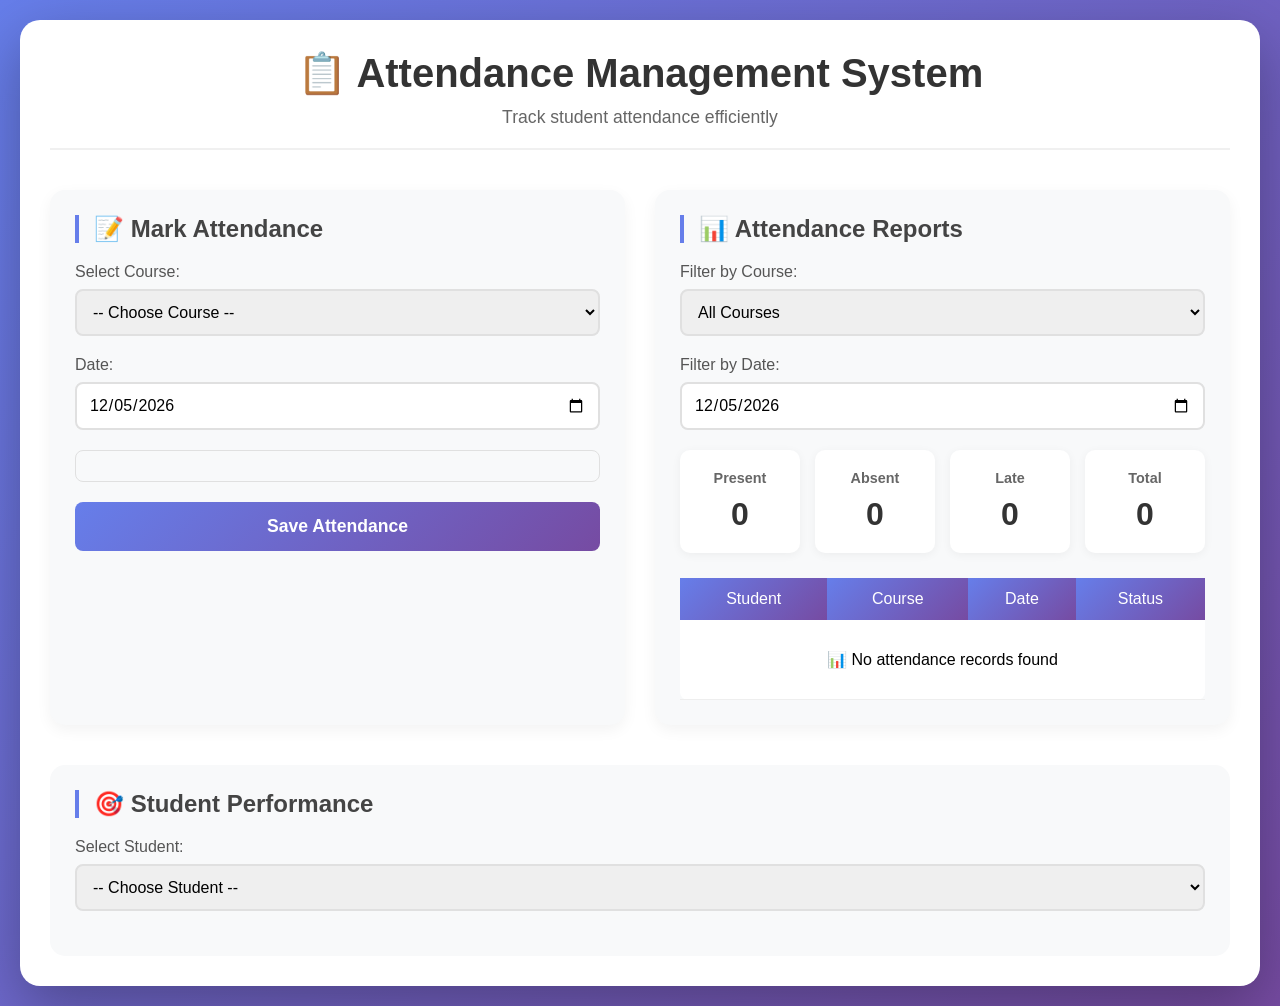
<file: index.html>
<!DOCTYPE html>
<html lang="en">
<head>
    <meta charset="UTF-8">
    <meta name="viewport" content="width=device-width, initial-scale=1.0">
    <title>Attendance Management System</title>
    <link rel="stylesheet" href="style.css">
</head>
<body>
    <div class="container">
        <!-- Header -->
        <header>
            <h1>📋 Attendance Management System</h1>
            <p>Track student attendance efficiently</p>
        </header>

        <!-- Main Content -->
        <div class="main-content">
            <!-- Left Panel - Mark Attendance -->
            <div class="panel">
                <h2>📝 Mark Attendance</h2>
                <div class="form-group">
                    <label for="courseSelect">Select Course:</label>
                    <select id="courseSelect" onchange="loadStudents()">
                        <option value="">-- Choose Course --</option>
                    </select>
                </div>
                
                <div class="form-group">
                    <label for="dateInput">Date:</label>
                    <input type="date" id="dateInput" value="">
                </div>

                <div id="studentList" class="student-list">
                    <!-- Student list will be populated here -->
                </div>

                <button onclick="saveAttendance()" class="btn-primary">Save Attendance</button>
            </div>

            <!-- Right Panel - View Reports -->
            <div class="panel">
                <h2>📊 Attendance Reports</h2>
                <div class="form-group">
                    <label for="reportCourseSelect">Filter by Course:</label>
                    <select id="reportCourseSelect" onchange="loadReport()">
                        <option value="">All Courses</option>
                    </select>
                </div>
                
                <div class="form-group">
                    <label for="reportDateInput">Filter by Date:</label>
                    <input type="date" id="reportDateInput" onchange="loadReport()">
                </div>

                <div class="report-summary">
                    <div class="summary-card">
                        <h3>Present</h3>
                        <span id="presentCount">0</span>
                    </div>
                    <div class="summary-card">
                        <h3>Absent</h3>
                        <span id="absentCount">0</span>
                    </div>
                    <div class="summary-card">
                        <h3>Late</h3>
                        <span id="lateCount">0</span>
                    </div>
                    <div class="summary-card">
                        <h3>Total</h3>
                        <span id="totalCount">0</span>
                    </div>
                </div>

                <div id="reportTable" class="report-table">
                    <!-- Report table will be populated here -->
                </div>
            </div>
        </div>

        <!-- Student Performance Section -->
        <div class="performance-section">
            <h2>🎯 Student Performance</h2>
            <div class="form-group">
                <label for="studentSelect">Select Student:</label>
                <select id="studentSelect" onchange="loadStudentPerformance()">
                    <option value="">-- Choose Student --</option>
                </select>
            </div>
            <div id="performanceChart" class="performance-chart">
                <!-- Performance chart will be displayed here -->
            </div>
        </div>
    </div>

    <script src="script.js"></script>
</body>
</html>
</file>
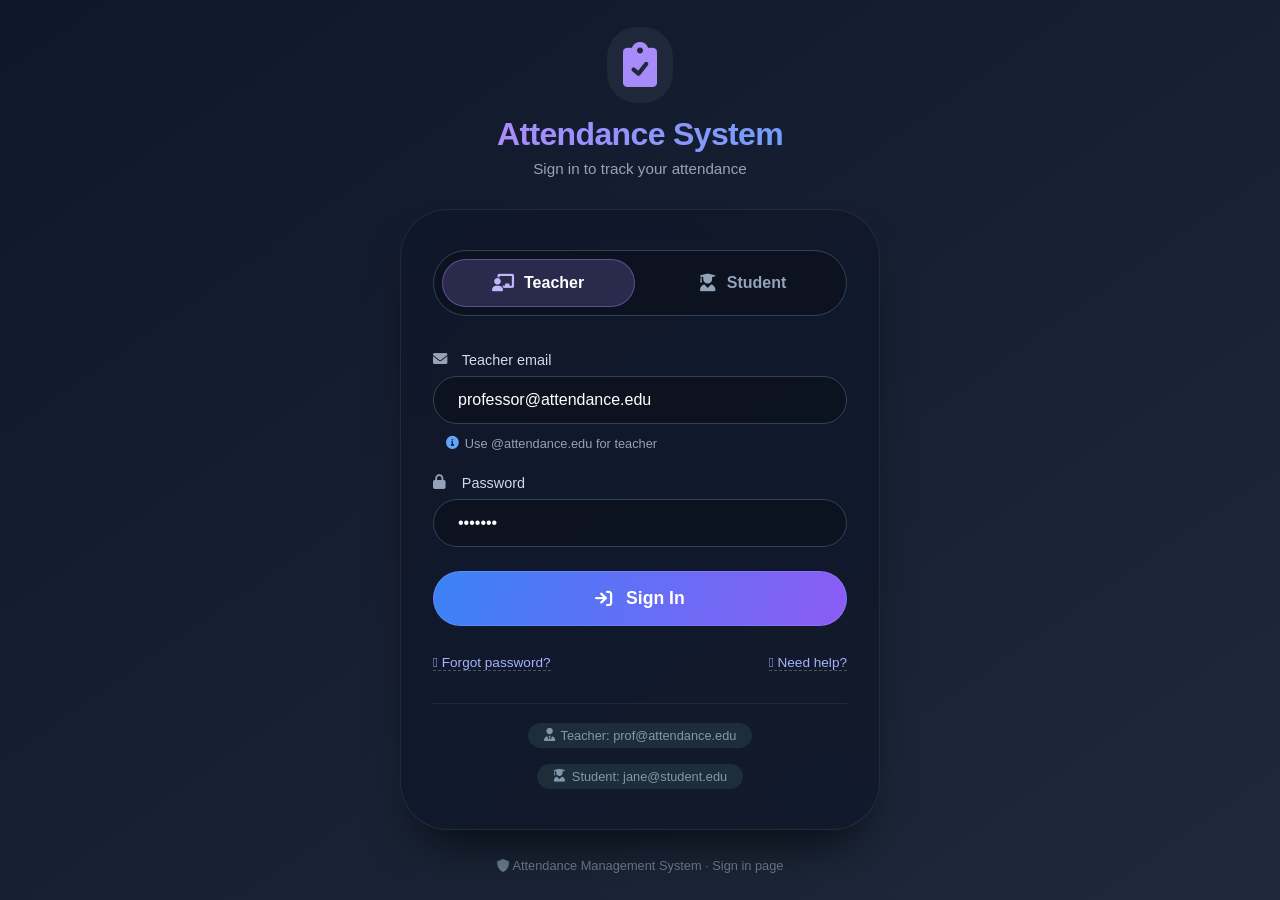
<file: attendace_Management.html>
<!DOCTYPE html>
<html lang="en">
<head>
    <meta charset="UTF-8">
    <meta name="viewport" content="width=device-width, initial-scale=1.0">
    <title>Attendance System · Integrated</title>
    <!-- Font Awesome 6 -->
    <link rel="stylesheet" href="https://cdnjs.cloudflare.com/ajax/libs/font-awesome/6.0.0-beta3/css/all.min.css">
    <style>
        /* ---------- SIGN IN STYLES (glassmorphism) ---------- */
        * {
            margin: 0;
            padding: 0;
            box-sizing: border-box;
            font-family: 'Inter', -apple-system, 'Segoe UI', Roboto, sans-serif;
        }

        body {
            background: linear-gradient(145deg, #0f172a 0%, #1e293b 100%);
            min-height: 100vh;
            display: flex;
            align-items: center;
            justify-content: center;
            padding: 1.5rem;
        }

        .signin-container {
            max-width: 480px;
            width: 100%;
            margin: 0 auto;
        }

        .brand {
            text-align: center;
            margin-bottom: 2rem;
        }

        .brand i {
            font-size: 2.8rem;
            color: #a78bfa;
            background: rgba(255,255,255,0.05);
            padding: 1rem;
            border-radius: 30px;
            margin-bottom: 0.8rem;
        }

        .brand h1 {
            font-size: 2rem;
            font-weight: 700;
            background: linear-gradient(to right, #c084fc, #60a5fa);
            -webkit-background-clip: text;
            -webkit-text-fill-color: transparent;
            letter-spacing: -0.02em;
        }

        .brand p {
            color: #94a3b8;
            margin-top: 0.4rem;
            font-size: 0.95rem;
        }

        .signin-card {
            background: rgba(15, 23, 42, 0.8);
            backdrop-filter: blur(16px);
            -webkit-backdrop-filter: blur(16px);
            border: 1px solid rgba(255, 255, 255, 0.08);
            border-radius: 48px;
            padding: 2.5rem 2rem;
            box-shadow: 0 30px 50px -20px rgba(0,0,0,0.7);
            transition: transform 0.25s ease, border-color 0.2s;
        }

        .signin-card:hover {
            border-color: rgba(167, 139, 250, 0.4);
            transform: translateY(-5px);
        }

        .role-toggle {
            display: flex;
            gap: 0.8rem;
            margin-bottom: 2.2rem;
            background: rgba(0, 0, 0, 0.25);
            padding: 0.5rem;
            border-radius: 60px;
            border: 1px solid #334155;
        }

        .role-btn {
            flex: 1;
            display: flex;
            align-items: center;
            justify-content: center;
            gap: 0.6rem;
            padding: 0.9rem 0.5rem;
            border-radius: 40px;
            background: transparent;
            border: none;
            color: #94a3b8;
            font-weight: 600;
            font-size: 1rem;
            cursor: pointer;
            transition: all 0.2s;
        }

        .role-btn i { font-size: 1.1rem; }
        .role-btn.active {
            background: rgba(167, 139, 250, 0.2);
            color: white;
            border: 1px solid rgba(167, 139, 250, 0.4);
        }
        .role-btn.teacher.active i { color: #c4b5fd; }
        .role-btn.student.active i { color: #5eead4; }

        .input-group {
            display: flex;
            flex-direction: column;
            gap: 0.5rem;
            margin-bottom: 1.5rem;
        }
        .input-label {
            display: flex;
            align-items: center;
            gap: 0.6rem;
            color: #d1dbe9;
            font-weight: 450;
            font-size: 0.9rem;
        }
        .input-label i { width: 1.2rem; color: #94a3b8; }
        .input-field {
            background: rgba(0, 0, 0, 0.25);
            border: 1.5px solid #334155;
            border-radius: 40px;
            padding: 0.9rem 1.5rem;
            color: white;
            font-size: 1rem;
            outline: none;
            transition: all 0.2s;
        }
        .input-field:focus {
            border-color: #818cf8;
            background: rgba(25, 45, 70, 0.6);
            box-shadow: 0 0 0 3px rgba(129, 140, 248, 0.15);
        }
        .input-field::placeholder { color: #64748b; font-weight: 300; }

        .domain-hint {
            font-size: 0.8rem;
            color: #94a3b8;
            margin-top: 0.2rem;
            margin-left: 0.8rem;
            display: flex;
            align-items: center;
            gap: 6px;
        }
        .domain-hint i { color: #60a5fa; }

        .signin-btn {
            background: linear-gradient(105deg, #3b82f6, #8b5cf6);
            border: none;
            padding: 1rem;
            border-radius: 60px;
            color: white;
            font-weight: 700;
            font-size: 1.1rem;
            display: flex;
            align-items: center;
            justify-content: center;
            gap: 0.8rem;
            margin-top: 0.5rem;
            cursor: pointer;
            transition: all 0.25s;
            border: 1px solid rgba(255,255,255,0.1);
            width: 100%;
        }
        .signin-btn:hover {
            background: linear-gradient(105deg, #2563eb, #7c3aed);
            box-shadow: 0 10px 25px -5px rgba(59, 130, 246, 0.4);
            transform: scale(1.02);
        }

        .message-area {
            margin-top: 1.2rem;
            padding: 0.9rem 1.2rem;
            border-radius: 40px;
            font-size: 0.9rem;
            display: none;
            align-items: center;
            gap: 10px;
        }
        .message-area.show { display: flex; }
        .success-msg {
            background: rgba(16, 185, 129, 0.15);
            border: 1px solid #10b981;
            color: #d1fae5;
        }
        .error-msg {
            background: rgba(239, 68, 68, 0.15);
            border: 1px solid #ef4444;
            color: #fee2e2;
        }

        .additional-links {
            display: flex;
            justify-content: space-between;
            margin-top: 1.8rem;
            color: #94a3b8;
            font-size: 0.85rem;
        }
        .additional-links a {
            color: #a5b4fc;
            text-decoration: none;
            border-bottom: 1px dashed #4b5563;
        }

        .demo-credentials {
            margin-top: 2rem;
            padding-top: 1.2rem;
            border-top: 1px solid #1e293b;
            display: flex;
            flex-wrap: wrap;
            justify-content: center;
            gap: 1rem;
            color: #8198aa;
            font-size: 0.8rem;
        }
        .demo-badge {
            background: #1e2d3a;
            padding: 0.3rem 1rem;
            border-radius: 30px;
            display: inline-flex;
            align-items: center;
            gap: 6px;
        }

        /* ---------- DASHBOARD STYLES (attendance system) ---------- */
        #dashboardPage {
            display: none;
            width: 100%;
            max-width: 1400px;
            margin: 0 auto;
        }

        .dashboard-container {
            background: white;
            border-radius: 20px;
            box-shadow: 0 20px 60px rgba(0,0,0,0.3);
            padding: 30px;
        }

        .dashboard-container header {
            text-align: center;
            margin-bottom: 40px;
            padding-bottom: 20px;
            border-bottom: 2px solid #f0f0f0;
        }
        .dashboard-container header h1 { color: #333; font-size: 2.5em; margin-bottom: 10px; }
        .dashboard-container header p { color: #666; font-size: 1.1em; }

        .main-content { display: grid; grid-template-columns: 1fr 1fr; gap: 30px; margin-bottom: 40px; }
        .panel { background: #f8f9fa; border-radius: 15px; padding: 25px; box-shadow: 0 5px 15px rgba(0,0,0,0.05); }
        .panel h2 { color: #444; margin-bottom: 20px; font-size: 1.5em; border-left: 4px solid #667eea; padding-left: 15px; }

        .form-group { margin-bottom: 20px; }
        label { display: block; margin-bottom: 8px; color: #555; font-weight: 500; }
        select, input[type="date"], input[type="text"] {
            width: 100%; padding: 12px; border: 2px solid #e0e0e0; border-radius: 8px; font-size: 1em; transition: 0.3s;
        }
        select:focus, input:focus { border-color: #667eea; outline: none; }

        .live-summary {
            display: flex; gap: 20px; margin-bottom: 20px; padding: 15px; background: white;
            border-radius: 10px; box-shadow: 0 2px 8px rgba(0,0,0,0.05);
        }
        .live-summary div { flex: 1; text-align: center; font-size: 1.1em; }
        .live-summary span { font-weight: bold; font-size: 1.3em; margin-left: 8px; }
        .present-color { color: #28a745; }
        .absent-color { color: #dc3545; }
        .late-color { color: #ffc107; }
        .total-color { color: #667eea; }

        .student-list {
            max-height: 400px; overflow-y: auto; margin-bottom: 20px;
            border: 1px solid #e0e0e0; border-radius: 8px; padding: 15px; background: white;
        }
        .student-item {
            display: flex; align-items: center; justify-content: space-between;
            padding: 10px; border-bottom: 1px solid #eee;
        }
        .student-item:last-child { border-bottom: none; }
        .student-info { display: flex; align-items: center; gap: 10px; }
        .student-avatar {
            width: 40px; height: 40px; background: linear-gradient(135deg, #667eea 0%, #764ba2 100%);
            border-radius: 50%; display: flex; align-items: center; justify-content: center; color: white; font-weight: bold;
        }
        .attendance-controls { display: flex; gap: 10px; }
        .status-btn {
            padding: 8px 15px; border: 1px solid #ddd; background: white;
            border-radius: 20px; cursor: pointer; transition: all 0.3s;
        }
        .status-btn.active { color: white; border-color: transparent; }
        .status-btn.present.active { background: #28a745; }
        .status-btn.absent.active { background: #dc3545; }
        .status-btn.late.active { background: #ffc107; color: #333; }

        .btn-primary {
            width: 100%; padding: 14px; background: linear-gradient(135deg, #667eea 0%, #764ba2 100%);
            color: white; border: none; border-radius: 8px; font-size: 1.1em; font-weight: 600; cursor: pointer; transition: 0.3s;
        }
        .btn-primary:hover { transform: translateY(-2px); box-shadow: 0 5px 20px rgba(102,126,234,0.4); }

        .report-summary {
            display: grid; grid-template-columns: repeat(4, 1fr); gap: 15px; margin-bottom: 25px;
        }
        .summary-card {
            background: white; padding: 20px; border-radius: 10px; text-align: center; box-shadow: 0 2px 10px rgba(0,0,0,0.05);
        }
        .summary-card h3 { font-size: 0.9em; color: #666; margin-bottom: 10px; }
        .summary-card span { font-size: 2em; font-weight: bold; color: #333; }

        .report-table { overflow-x: auto; }
        table { width: 100%; border-collapse: collapse; background: white; border-radius: 8px; }
        th { background: linear-gradient(135deg, #667eea 0%, #764ba2 100%); color: white; padding: 12px; }
        td { padding: 12px; text-align: center; border-bottom: 1px solid #eee; }
        .present-badge { background: #28a745; color: white; padding: 4px 8px; border-radius: 4px; }
        .absent-badge { background: #dc3545; color: white; padding: 4px 8px; border-radius: 4px; }
        .late-badge { background: #ffc107; color: #333; padding: 4px 8px; border-radius: 4px; }

        .performance-section {
            background: #f8f9fa; border-radius: 15px; padding: 25px; margin-top: 30px;
        }
        .performance-section h2 {
            color: #444; margin-bottom: 20px; border-left: 4px solid #667eea; padding-left: 15px;
        }
        .performance-chart {
            display: grid; grid-template-columns: repeat(auto-fill, minmax(250px, 1fr)); gap: 20px; margin-top: 20px;
        }
        .chart-card {
            background: white; border-radius: 10px; padding: 20px; box-shadow: 0 2px 10px rgba(0,0,0,0.05);
        }
        .chart-card h4 { margin-bottom: 15px; color: #555; }
        .progress-bar { width: 100%; height: 10px; background: #f0f0f0; border-radius: 5px; margin: 10px 0; overflow: hidden; }
        .progress-fill { height: 100%; background: linear-gradient(90deg, #667eea, #764ba2); transition: width 0.3s; }
        #examReportContainer { margin-top: 30px; background: white; padding: 20px; border-radius: 10px; }

        @media (max-width: 768px) {
            .main-content { grid-template-columns: 1fr; }
            .report-summary { grid-template-columns: repeat(2,1fr); }
        }
        @media (max-width: 480px) {
            .report-summary { grid-template-columns: 1fr; }
            .student-item { flex-direction: column; }
        }

        /* ---------- ROLE‑BASED HIDING ---------- */
        .student-hidden { display: none !important; }
    </style>
</head>
<body>
    <!-- ========== SIGN IN PAGE ========== -->
    <div id="signinPage" class="signin-container">
        <div class="brand">
            <i class="fas fa-clipboard-check"></i>
            <h1>Attendance System</h1>
            <p>Sign in to track your attendance</p>
        </div>
        <div class="signin-card">
            <div class="role-toggle">
                <button class="role-btn teacher active" id="teacherRoleBtn" onclick="setRole('teacher')">
                    <i class="fas fa-chalkboard-teacher"></i> Teacher
                </button>
                <button class="role-btn student" id="studentRoleBtn" onclick="setRole('student')">
                    <i class="fas fa-user-graduate"></i> Student
                </button>
            </div>
            <div class="signin-form">
                <div class="input-group">
                    <span class="input-label">
                        <i class="fas fa-envelope" id="emailIcon"></i> 
                        <span id="emailLabel">Teacher email</span>
                    </span>
                    <input type="email" class="input-field" id="emailInput" placeholder="your.email@attendance.edu" value="professor@attendance.edu">
                    <span class="domain-hint" id="domainHint">
                        <i class="fas fa-info-circle"></i> Use @attendance.edu for teacher
                    </span>
                </div>
                <div class="input-group">
                    <span class="input-label">
                        <i class="fas fa-lock"></i> Password
                    </span>
                    <input type="password" class="input-field" id="passwordInput" placeholder="••••••••" value="demo123">
                </div>
                <button class="signin-btn" id="signinBtn">
                    <i class="fas fa-arrow-right-to-bracket"></i> Sign In
                </button>
                <div id="messageBox" class="message-area"></div>
                <div class="additional-links">
                    <a href="#"><i class="fas-regular fa-lock"></i> Forgot password?</a>
                    <a href="#"><i class="fas-regular fa-headset"></i> Need help?</a>
                </div>
            </div>
            <div class="demo-credentials">
                <span class="demo-badge"><i class="fas fa-user-tie"></i> Teacher: prof@attendance.edu</span>
                <span class="demo-badge"><i class="fas fa-user-graduate"></i> Student: jane@student.edu</span>
            </div>
        </div>
        <div style="text-align: center; margin-top: 1.8rem; color: #6a7f8f; font-size: 0.8rem;">
            <i class="fas fa-shield-alt"></i> Attendance Management System · Sign in page
        </div>
    </div>

    <!-- ========== DASHBOARD PAGE (initially hidden) ========== -->
    <div id="dashboardPage">
        <div class="dashboard-container">
            <header>
                <h1>📋 Attendance Management System</h1>
                <p id="dashboardGreeting">Track student attendance efficiently</p>
            </header>
            <div class="main-content">
                <!-- LEFT PANEL: Mark Attendance (hidden for students) -->
                <div class="panel" id="markAttendancePanel">
                    <h2>📝 Mark Attendance</h2>
                    <div class="form-group">
                        <label for="courseSelect">Select Course:</label>
                        <select id="courseSelect" onchange="loadStudents()">
                            <option value="">-- Choose Course --</option>
                        </select>
                    </div>
                    <div class="form-group">
                        <label for="dateInput">Date:</label>
                        <input type="date" id="dateInput">
                    </div>
                    <div class="live-summary">
                        <div>✅ Present: <span id="markPresentCount" class="present-color">0</span></div>
                        <div>❌ Absent: <span id="markAbsentCount" class="absent-color">0</span></div>
                        <div>⏰ Late: <span id="markLateCount" class="late-color">0</span></div>
                        <div>👥 Total: <span id="markTotalCount" class="total-color">0</span></div>
                    </div>
                    <div id="studentList" class="student-list"></div>
                    <button onclick="saveAttendance()" class="btn-primary">💾 Save Attendance</button>
                </div>
                <!-- RIGHT PANEL: Attendance Reports (visible to both) -->
                <div class="panel">
                    <h2>📊 Attendance Reports</h2>
                    <div class="form-group">
                        <label for="reportCourseSelect">Filter by Course:</label>
                        <select id="reportCourseSelect" onchange="loadReport()">
                            <option value="">All Courses</option>
                        </select>
                    </div>
                    <div class="form-group">
                        <label for="reportDateInput">Filter by Date:</label>
                        <input type="date" id="reportDateInput" onchange="loadReport()">
                    </div>
                    <div class="report-summary">
                        <div class="summary-card"><h3>Present</h3><span id="presentCount">0</span></div>
                        <div class="summary-card"><h3>Absent</h3><span id="absentCount">0</span></div>
                        <div class="summary-card"><h3>Late</h3><span id="lateCount">0</span></div>
                        <div class="summary-card"><h3>Total</h3><span id="totalCount">0</span></div>
                    </div>
                    <div id="reportTable" class="report-table"></div>
                    <button onclick="exportReport()" class="btn-primary" style="margin-top:20px;">📥 Export Report</button>
                </div>
            </div>
            <!-- PERFORMANCE SECTION (students see only their own) -->
            <div class="performance-section">
                <h2>🎯 Student Performance</h2>
                <div style="display: flex; gap: 15px; align-items: flex-end; flex-wrap: wrap;" id="performanceControls">
                    <div class="form-group" style="flex: 2;" id="studentSearchGroup">
                        <label for="studentSearch">Search Student:</label>
                        <input type="text" id="studentSearch" placeholder="Type student name..." onkeyup="filterStudentSelect()">
                    </div>
                    <div class="form-group" style="flex: 3;">
                        <label for="studentSelect">Select Student:</label>
                        <select id="studentSelect" size="5" style="width:100%;">
                            <option value="">-- Choose Student --</option>
                        </select>
                    </div>
                    <div style="display: flex; gap: 10px; flex-wrap: wrap;">
                        <button onclick="loadStudentPerformance()" class="btn-primary" style="width: auto; padding: 12px 25px;">📊 Submit Performance</button>
                        <button onclick="generateExamReport()" class="btn-primary" style="width: auto; padding: 12px 25px; background: #28a745;">📄 Exam Report</button>
                    </div>
                </div>
                <div id="performanceChart" class="performance-chart"></div>
                <div id="examReportContainer"></div>
            </div>
        </div>
    </div>

    <script>
        // ---------- GLOBAL VARIABLES ----------
        let attendanceDB = {
            courses: [
                { id: 1, code: 'CS101', name: 'Computer Science 101' },
                { id: 2, code: 'MATH201', name: 'Advanced Mathematics' },
                { id: 3, code: 'PHY101', name: 'Physics Fundamentals' },
                { id: 4, code: 'ENG202', name: 'Technical Writing' }
            ],
            students: [
                { id: 1, name: 'John Doe', email: 'john@example.com' },
                { id: 2, name: 'Jane Smith', email: 'jane@student.edu' },   // student demo
                { id: 3, name: 'Mike Johnson', email: 'mike@example.com' },
                { id: 4, name: 'Sarah Wilson', email: 'sarah@example.com' },
                { id: 5, name: 'Tom Brown', email: 'tom@example.com' },
                { id: 6, name: 'Emily Davis', email: 'emily@example.com' }
            ],
            enrollments: [
                { studentId: 1, courseId: 1 },
                { studentId: 2, courseId: 1 },
                { studentId: 3, courseId: 1 },
                { studentId: 4, courseId: 2 },
                { studentId: 5, courseId: 2 },
                { studentId: 6, courseId: 3 },
                { studentId: 1, courseId: 2 },
                { studentId: 2, courseId: 3 }
            ],
            attendance: []
        };

        let currentUser = null;   // { role, email, name?, studentId? }

        // ---------- SIGN IN LOGIC ----------
        const teacherBtn = document.getElementById('teacherRoleBtn');
        const studentBtn = document.getElementById('studentRoleBtn');
        const emailInput = document.getElementById('emailInput');
        const passwordInput = document.getElementById('passwordInput');
        const signinBtn = document.getElementById('signinBtn');
        const messageBox = document.getElementById('messageBox');
        const emailLabel = document.getElementById('emailLabel');
        const emailIcon = document.getElementById('emailIcon');
        const domainHint = document.getElementById('domainHint');

        let currentRole = 'teacher'; // default

        window.setRole = function(role) {
            currentRole = role;
            if (role === 'teacher') {
                teacherBtn.classList.add('active');
                studentBtn.classList.remove('active');
                emailLabel.textContent = 'Teacher email';
                emailInput.placeholder = 'faculty@attendance.edu';
                emailInput.value = 'professor@attendance.edu';
                domainHint.innerHTML = '<i class="fas fa-info-circle"></i> Use @attendance.edu for teacher';
                emailIcon.style.color = '#c4b5fd';
            } else {
                teacherBtn.classList.remove('active');
                studentBtn.classList.add('active');
                emailLabel.textContent = 'Student email';
                emailInput.placeholder = 'student@student.edu';
                emailInput.value = 'jane@student.edu';
                domainHint.innerHTML = '<i class="fas fa-info-circle"></i> Use @student.edu for student';
                emailIcon.style.color = '#5eead4';
            }
            messageBox.classList.remove('show', 'success-msg', 'error-msg');
        };

        function handleSignIn(e) {
            e.preventDefault();
            messageBox.classList.remove('show', 'success-msg', 'error-msg');
            const email = emailInput.value.trim();
            const password = passwordInput.value.trim();

            if (!email || !password) {
                messageBox.innerHTML = '<i class="fas fa-circle-exclamation"></i> ❌ Email and password are required.';
                messageBox.classList.add('show', 'error-msg');
                return;
            }

            if (currentRole === 'teacher') {
                if (email.includes('@attendance.edu')) {
                    // Find teacher name? we can assign a default
                    currentUser = { role: 'teacher', email: email, name: 'Professor' };
                    showDashboard();
                } else {
                    messageBox.innerHTML = '<i class="fas fa-circle-exclamation"></i> ❌ Teacher sign in failed. Use @attendance.edu email.';
                    messageBox.classList.add('show', 'error-msg');
                }
            } else { // student
                if (email.includes('@student.edu')) {
                    // Find student ID from DB
                    const student = attendanceDB.students.find(s => s.email === email);
                    if (student) {
                        currentUser = { role: 'student', email: email, name: student.name, studentId: student.id };
                        showDashboard();
                    } else {
                        // fallback – treat as new student (demo)
                        currentUser = { role: 'student', email: email, name: 'Jane Smith', studentId: 2 };
                        showDashboard();
                    }
                } else {
                    messageBox.innerHTML = '<i class="fas fa-circle-exclamation"></i> ❌ Student sign in failed. Must use @student.edu email.';
                    messageBox.classList.add('show', 'error-msg');
                }
            }
        }

        signinBtn.addEventListener('click', handleSignIn);
        [emailInput, passwordInput].forEach(input => {
            input.addEventListener('keypress', (e) => { if (e.key === 'Enter') signinBtn.click(); });
        });

        // ---------- DASHBOARD INTEGRATION ----------
        function showDashboard() {
            // Hide sign in, show dashboard
            document.getElementById('signinPage').style.display = 'none';
            document.getElementById('dashboardPage').style.display = 'block';

            // Personalize greeting
            const greeting = document.getElementById('dashboardGreeting');
            greeting.textContent = `Welcome, ${currentUser.name} (${currentUser.role}) · ${currentUser.email}`;

            // Role‑based UI adjustments
            if (currentUser.role === 'student') {
                // Hide "Mark Attendance" panel entirely
                document.getElementById('markAttendancePanel').classList.add('student-hidden');
                // Hide search field – student can only see themselves
                document.getElementById('studentSearchGroup').style.display = 'none';
                // Pre‑select the student in dropdown and load their performance
                setTimeout(() => {
                    const studentSelect = document.getElementById('studentSelect');
                    // Find option with matching studentId
                    for (let opt of studentSelect.options) {
                        if (opt.value == currentUser.studentId) {
                            opt.selected = true;
                            break;
                        }
                    }
                    loadStudentPerformance();
                }, 100);
            } else {
                // Teacher: everything visible
                document.getElementById('markAttendancePanel').classList.remove('student-hidden');
                document.getElementById('studentSearchGroup').style.display = 'block';
            }

            // Initialize dashboard data
            initializeApp();
            setDefaultDate();
            loadCourses();
            loadStudents();
            loadReport();
            loadStudentSelect();
        }

        // ---------- DASHBOARD FUNCTIONS (adapted from original) ----------
        function setDefaultDate() {
            const today = new Date().toISOString().split('T')[0];
            const dateInput = document.getElementById('dateInput');
            const reportDateInput = document.getElementById('reportDateInput');
            if (dateInput) dateInput.value = today;
            if (reportDateInput) reportDateInput.value = today;
        }

        function initializeApp() {
            const savedData = localStorage.getItem('attendanceDB');
            if (savedData) {
                try { attendanceDB = JSON.parse(savedData); } catch(e) { console.error(e); }
            }
        }

        function saveToLocalStorage() {
            localStorage.setItem('attendanceDB', JSON.stringify(attendanceDB));
        }

        function loadCourses() {
            const courseSelect = document.getElementById('courseSelect');
            const reportCourseSelect = document.getElementById('reportCourseSelect');
            if (!courseSelect || !reportCourseSelect) return;
            courseSelect.innerHTML = '<option value="">-- Choose Course --</option>';
            reportCourseSelect.innerHTML = '<option value="">All Courses</option>';
            attendanceDB.courses.forEach(course => {
                courseSelect.innerHTML += `<option value="${course.id}">${course.code} - ${course.name}</option>`;
                reportCourseSelect.innerHTML += `<option value="${course.id}">${course.code} - ${course.name}</option>`;
            });
        }

        function loadStudents() {
            // Only teachers need to load students for marking
            if (currentUser.role !== 'teacher') return;
            const courseId = document.getElementById('courseSelect').value;
            const studentList = document.getElementById('studentList');
            if (!courseId) {
                studentList.innerHTML = '<p style="color:#666; text-align:center;">Please select a course first</p>';
                return;
            }
            const enrolledIds = attendanceDB.enrollments.filter(e => e.courseId == courseId).map(e => e.studentId);
            const enrolledStudents = attendanceDB.students.filter(s => enrolledIds.includes(s.id));
            if (enrolledStudents.length === 0) {
                studentList.innerHTML = '<p style="color:#666; text-align:center;">No students enrolled</p>';
                return;
            }

            let html = '<h3 style="margin-bottom:15px;">Enrolled Students</h3>';
            enrolledStudents.forEach(student => {
                const initials = student.name.split(' ').map(n => n[0]).join('').substring(0,2).toUpperCase();
                html += `<div class="student-item" id="student-${student.id}">
                            <div class="student-info">
                                <div class="student-avatar">${initials}</div>
                                <div><strong>${student.name}</strong><br><small>${student.email}</small></div>
                            </div>
                            <div class="attendance-controls">
                                <button class="status-btn present" onclick="setAttendanceStatus(${student.id}, 'present', this)">Present</button>
                                <button class="status-btn absent" onclick="setAttendanceStatus(${student.id}, 'absent', this)">Absent</button>
                                <button class="status-btn late" onclick="setAttendanceStatus(${student.id}, 'late', this)">Late</button>
                            </div>
                        </div>`;
            });
            studentList.innerHTML = html;

            setTimeout(() => {
                document.querySelectorAll('.student-item').forEach(item => {
                    const presentBtn = item.querySelector('.status-btn.present');
                    if (presentBtn) {
                        presentBtn.classList.add('active', 'present');
                        item.dataset.status = 'present';
                    }
                });
                updateMarkSummary();
            }, 50);
        }

        function setAttendanceStatus(studentId, status, element) {
            const studentItem = document.getElementById(`student-${studentId}`);
            if (!studentItem) return;
            const buttons = studentItem.querySelectorAll('.status-btn');
            buttons.forEach(btn => btn.classList.remove('active', 'present', 'absent', 'late'));
            element.classList.add('active', status);
            studentItem.dataset.status = status;
            updateMarkSummary();
        }

        function updateMarkSummary() {
            const studentItems = document.querySelectorAll('.student-item');
            let present = 0, absent = 0, late = 0;
            studentItems.forEach(item => {
                const status = item.dataset.status || 'present';
                if (status === 'present') present++;
                else if (status === 'absent') absent++;
                else if (status === 'late') late++;
            });
            document.getElementById('markPresentCount').textContent = present;
            document.getElementById('markAbsentCount').textContent = absent;
            document.getElementById('markLateCount').textContent = late;
            document.getElementById('markTotalCount').textContent = studentItems.length;
        }

        function saveAttendance() {
            if (currentUser.role !== 'teacher') {
                alert('Only teachers can save attendance.');
                return;
            }
            const courseId = document.getElementById('courseSelect').value;
            const date = document.getElementById('dateInput').value;
            if (!courseId || !date) { alert('Please select course and date'); return; }
            const studentItems = document.querySelectorAll('.student-item');
            if (studentItems.length === 0) { alert('No students to mark'); return; }
            let savedCount = 0;
            studentItems.forEach(item => {
                const studentId = item.id.replace('student-', '');
                const status = item.dataset.status || 'present';
                const existingIndex = attendanceDB.attendance.findIndex(a => a.studentId == studentId && a.courseId == courseId && a.date == date);
                if (existingIndex !== -1) {
                    attendanceDB.attendance[existingIndex].status = status;
                } else {
                    attendanceDB.attendance.push({
                        id: attendanceDB.attendance.length + 1,
                        studentId: parseInt(studentId),
                        courseId: parseInt(courseId),
                        date: date,
                        status: status,
                        timestamp: new Date().toISOString()
                    });
                }
                savedCount++;
            });
            saveToLocalStorage();
            alert(`✅ Attendance saved for ${savedCount} students`);
            loadReport();
        }

        function loadReport() {
            const courseId = document.getElementById('reportCourseSelect').value;
            const date = document.getElementById('reportDateInput').value;
            let filtered = [...attendanceDB.attendance];
            if (courseId) filtered = filtered.filter(a => a.courseId == courseId);
            if (date) filtered = filtered.filter(a => a.date == date);

            const present = filtered.filter(a => a.status === 'present').length;
            const absent = filtered.filter(a => a.status === 'absent').length;
            const late = filtered.filter(a => a.status === 'late').length;
            document.getElementById('presentCount').textContent = present;
            document.getElementById('absentCount').textContent = absent;
            document.getElementById('lateCount').textContent = late;
            document.getElementById('totalCount').textContent = filtered.length;

            let html = `<table><thead><tr><th>Student</th><th>Course</th><th>Date</th><th>Status</th></tr></thead><tbody>`;
            if (filtered.length === 0) {
                html += `<tr><td colspan="4" style="padding:30px; text-align:center;">📊 No records</td></tr>`;
            } else {
                filtered.forEach(r => {
                    const student = attendanceDB.students.find(s => s.id === r.studentId);
                    const course = attendanceDB.courses.find(c => c.id === r.courseId);
                    let badge = '', statusText = '';
                    if (r.status === 'present') { badge = 'present-badge'; statusText = 'PRESENT'; }
                    else if (r.status === 'absent') { badge = 'absent-badge'; statusText = 'ABSENT'; }
                    else { badge = 'late-badge'; statusText = 'LATE'; }
                    html += `<tr><td><strong>${student?.name || 'Unknown'}</strong></td>
                            <td>${course?.code || 'Unknown'}</td>
                            <td>${formatDate(r.date)}</td>
                            <td><span class="${badge}">${statusText}</span></td></tr>`;
                });
            }
            html += `</tbody></table>`;
            document.getElementById('reportTable').innerHTML = html;
        }

        function loadStudentSelect() {
            const select = document.getElementById('studentSelect');
            if (!select) return;
            select.innerHTML = '<option value="">-- Choose Student --</option>';
            attendanceDB.students.forEach(s => {
                select.innerHTML += `<option value="${s.id}">${s.name}</option>`;
            });
        }

        function filterStudentSelect() {
            const search = document.getElementById('studentSearch').value.toLowerCase();
            const select = document.getElementById('studentSelect');
            Array.from(select.options).forEach(opt => {
                opt.style.display = opt.text.toLowerCase().includes(search) ? 'block' : 'none';
            });
        }

        function loadStudentPerformance() {
            let studentId = document.getElementById('studentSelect').value;
            // If student is logged in, force their own ID
            if (currentUser.role === 'student') {
                studentId = currentUser.studentId;
            }
            const chart = document.getElementById('performanceChart');
            if (!studentId) {
                chart.innerHTML = '<p style="color:#666; text-align:center;">Select a student</p>';
                return;
            }
            const enrolledCourseIds = attendanceDB.enrollments.filter(e => e.studentId == studentId).map(e => e.courseId);
            const courses = attendanceDB.courses.filter(c => enrolledCourseIds.includes(c.id));
            let html = '';
            if (courses.length === 0) {
                html = '<p style="color:#666; text-align:center;">Not enrolled in any course</p>';
            } else {
                courses.forEach(course => {
                    const records = attendanceDB.attendance.filter(a => a.studentId == studentId && a.courseId == course.id);
                    const total = records.length;
                    const present = records.filter(a => a.status === 'present').length;
                    const percent = total ? ((present / total) * 100).toFixed(1) : 0;
                    html += `<div class="chart-card">
                                <h4>${course.code} - ${course.name}</h4>
                                <div style="display:flex; justify-content:space-between;">
                                    <span>Attendance:</span>
                                    <strong style="color:${percent>=75?'#28a745':'#dc3545'}">${percent}%</strong>
                                </div>
                                <div class="progress-bar"><div class="progress-fill" style="width:${percent}%;"></div></div>
                                <div style="display:flex; justify-content:space-between; margin-top:10px; color:#666;">
                                    <span>✅ ${present}</span>
                                    <span>📚 ${total}</span>
                                </div>
                            </div>`;
                });
            }
            chart.innerHTML = html;
        }

        function generateExamReport() {
            const container = document.getElementById('examReportContainer');
            let html = '<h3>📋 Exam Attendance Report</h3><table><tr><th>Student</th><th>Course</th><th>Present</th><th>Absent</th><th>Late</th><th>Total</th><th>%</th></tr>';
            attendanceDB.students.forEach(student => {
                const studentAttendance = attendanceDB.attendance.filter(a => a.studentId === student.id);
                const courseIds = [...new Set(studentAttendance.map(a => a.courseId))];
                if (courseIds.length === 0) {
                    html += `<tr><td>${student.name}</td><td colspan="6" style="color:#999;">No attendance records</td></tr>`;
                } else {
                    courseIds.forEach(courseId => {
                        const course = attendanceDB.courses.find(c => c.id === courseId);
                        const recs = studentAttendance.filter(a => a.courseId === courseId);
                        const present = recs.filter(a => a.status === 'present').length;
                        const absent = recs.filter(a => a.status === 'absent').length;
                        const late = recs.filter(a => a.status === 'late').length;
                        const total = recs.length;
                        const percent = total ? ((present / total) * 100).toFixed(1) : 0;
                        html += `<tr>
                            <td>${student.name}</td>
                            <td>${course?.code || 'N/A'}</td>
                            <td>${present}</td>
                            <td>${absent}</td>
                            <td>${late}</td>
                            <td>${total}</td>
                            <td style="color:${percent>=75?'green':'red'}">${percent}%</td>
                        </tr>`;
                    });
                }
            });
            html += '</table>';
            container.innerHTML = html;
        }

        function formatDate(dateString) {
            const options = { year: 'numeric', month: 'short', day: 'numeric' };
            return new Date(dateString).toLocaleDateString(undefined, options);
        }

        function exportReport() {
            const courseId = document.getElementById('reportCourseSelect').value;
            const date = document.getElementById('reportDateInput').value;
            let filtered = [...attendanceDB.attendance];
            if (courseId) filtered = filtered.filter(a => a.courseId == courseId);
            if (date) filtered = filtered.filter(a => a.date == date);
            if (filtered.length === 0) { alert('No data to export'); return; }
            let csv = 'Student Name,Email,Course,Date,Status\n';
            filtered.forEach(r => {
                const student = attendanceDB.students.find(s => s.id === r.studentId);
                const course = attendanceDB.courses.find(c => c.id === r.courseId);
                csv += `"${student?.name || 'Unknown'}","${student?.email || ''}","${course?.code || ''}",${r.date},${r.status}\n`;
            });
            const blob = new Blob([csv], {type:'text/csv'});
            const url = URL.createObjectURL(blob);
            const a = document.createElement('a');
            a.href = url;
            a.download = `attendance_${date || 'all'}.csv`;
            a.click();
            URL.revokeObjectURL(url);
        }

        // Optional: add sample data for testing
        function addSampleAttendance() {
            const today = new Date().toISOString().split('T')[0];
            attendanceDB.attendance = [
                { id:1, studentId:1, courseId:1, date:today, status:'present', timestamp: new Date().toISOString() },
                { id:2, studentId:2, courseId:1, date:today, status:'present' },
                { id:3, studentId:3, courseId:1, date:today, status:'late' }
            ];
            saveToLocalStorage();
            loadReport();
        }

        // Expose functions globally
        window.loadStudents = loadStudents;
        window.setAttendanceStatus = setAttendanceStatus;
        window.saveAttendance = saveAttendance;
        window.loadReport = loadReport;
        window.filterStudentSelect = filterStudentSelect;
        window.loadStudentPerformance = loadStudentPerformance;
        window.generateExamReport = generateExamReport;
        window.exportReport = exportReport;
        window.addSampleAttendance = addSampleAttendance;
    </script>
</body>
</html>
</file>
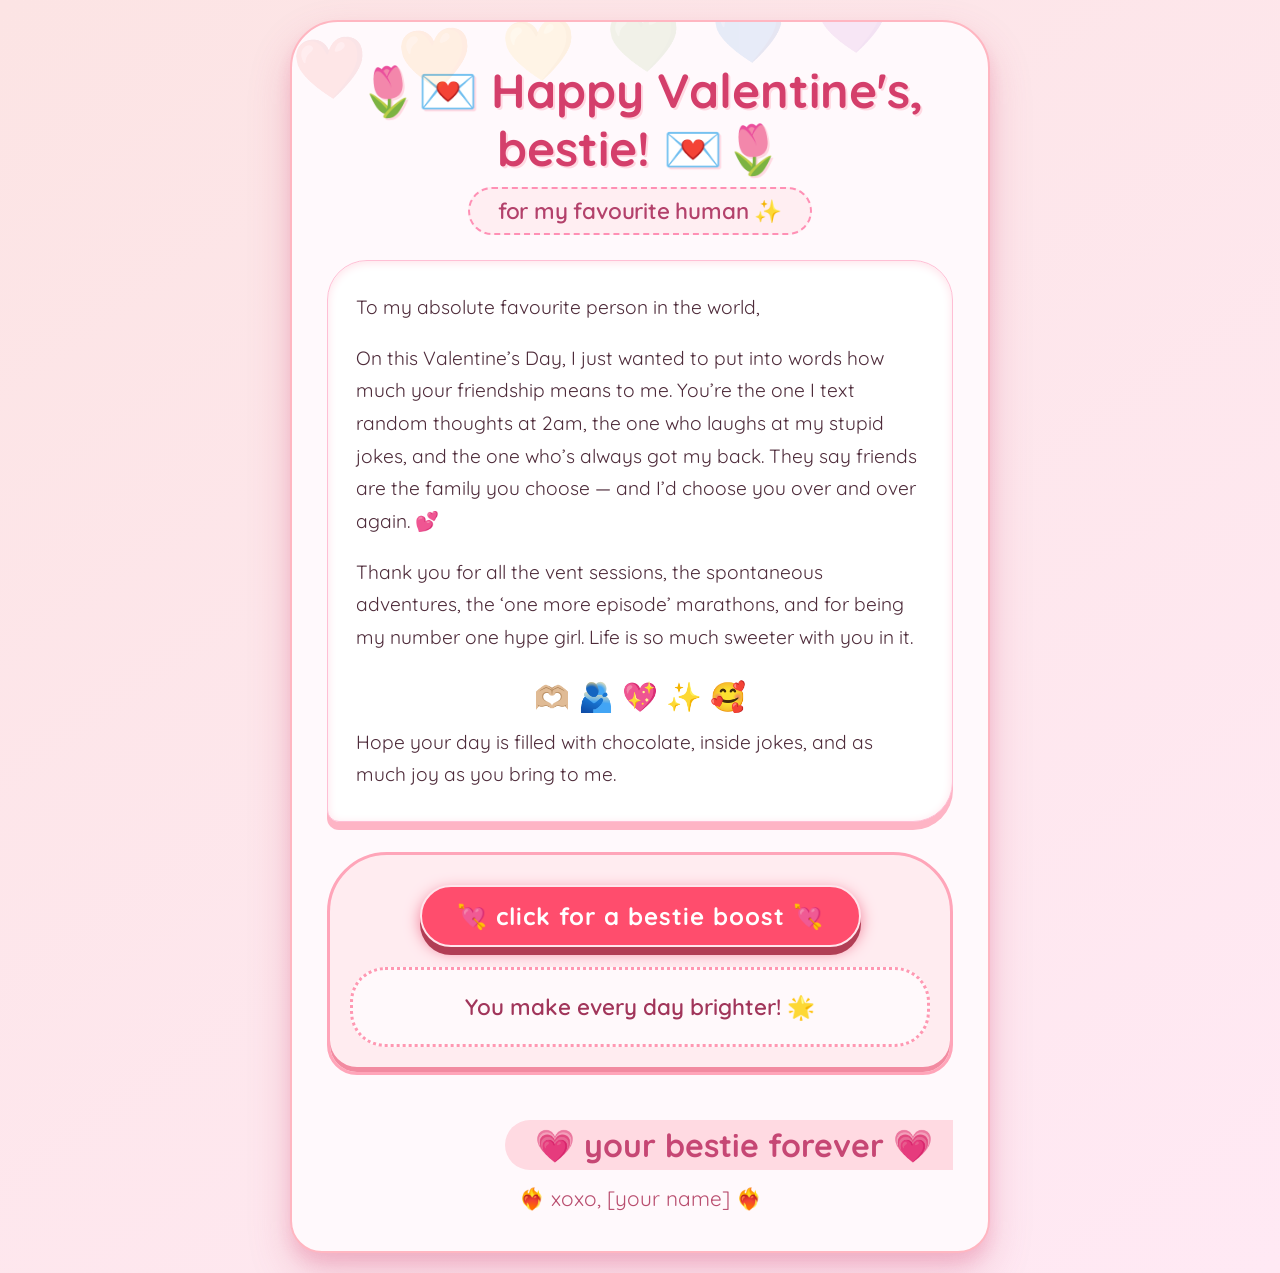
<file: foryou.html>
<!DOCTYPE html>
<html lang="en">
<head>
    <meta charset="UTF-8">
    <meta name="viewport" content="width=device-width, initial-scale=1.0">
    <title>💖 Valentine's letter for my bestie 💖</title>
    <!-- Google Font for a cute, friendly vibe -->
    <link rel="preconnect" href="https://fonts.googleapis.com">
    <link rel="preconnect" href="https://fonts.gstatic.com" crossorigin>
    <link href="https://fonts.googleapis.com/css2?family=Quicksand:wght@400;600;700&display=swap" rel="stylesheet">
    <style>
        * {
            margin: 0;
            padding: 0;
            box-sizing: border-box;
        }

        body {
            background: linear-gradient(145deg, #fce4e4 0%, #ffe9f4 100%);
            min-height: 100vh;
            display: flex;
            align-items: center;
            justify-content: center;
            font-family: 'Quicksand', sans-serif;
            padding: 20px;
        }

        /* main letter card */
        .letter-card {
            max-width: 700px;
            width: 100%;
            background-color: rgba(255, 255, 255, 0.7);
            backdrop-filter: blur(8px);
            background: #fff9fc;
            border-radius: 48px 48px 32px 32px;
            box-shadow: 0 20px 40px rgba(201, 76, 116, 0.25), 0 10px 15px rgba(240, 98, 146, 0.2);
            padding: 40px 35px;
            border: 2px solid #ffb6c1;
            transition: 0.2s;
            position: relative;
            overflow: hidden;
        }

        /* floating hearts decoration */
        .letter-card::before {
            content: "❤️🧡💛💚💙💜";
            font-size: 60px;
            position: absolute;
            top: -20px;
            left: 0;
            width: 100%;
            opacity: 0.1;
            pointer-events: none;
            transform: rotate(-5deg);
            white-space: nowrap;
            letter-spacing: 30px;
        }

        h1 {
            font-size: 3rem;
            font-weight: 700;
            color: #d43f6b;
            text-align: center;
            margin-bottom: 10px;
            text-shadow: 2px 2px 0 #ffd9e2;
            word-break: break-word;
            line-height: 1.2;
        }

        .sub-header {
            text-align: center;
            font-size: 1.4rem;
            color: #b3416b;
            background: #ffeef2;
            display: inline-block;
            padding: 8px 28px;
            border-radius: 60px;
            margin: 0 auto 25px;
            font-weight: 600;
            letter-spacing: -0.2px;
            border: 2px dashed #ff90b5;
        }

        .message {
            background: white;
            padding: 30px 28px;
            border-radius: 40px 40px 40px 12px;
            box-shadow: inset 0 2px 10px #ffe2e9, 0 8px 0 #feb4c5;
            border: 1px solid #ffbfd5;
            font-size: 1.2rem;
            line-height: 1.7;
            color: #4e2b3a;
            margin-bottom: 30px;
        }

        .message p {
            margin-bottom: 18px;
        }

        .message p:last-child {
            margin-bottom: 0;
        }

        .message .emoji-burst {
            font-size: 1.8rem;
            display: block;
            text-align: center;
            margin: 15px 0 5px;
        }

        /* interactive bestie zone */
        .bestie-zone {
            background: #ffecf0;
            border-radius: 60px 60px 30px 30px;
            padding: 30px 20px 25px;
            margin-top: 10px;
            margin-bottom: 20px;
            border: 3px solid #ffa5b9;
            box-shadow: inset 0 -5px 0 #f28ba1;
        }

        .button-heart {
            background: #ff4d6d;
            border: none;
            color: white;
            font-size: 1.5rem;
            font-weight: 700;
            padding: 14px 35px;
            border-radius: 50px;
            cursor: pointer;
            box-shadow: 0 8px 0 #b13e55, 0 5px 15px #f27c96;
            transition: 0.07s ease;
            display: inline-block;
            margin-bottom: 20px;
            border: 2px solid #ffe5ec;
            font-family: 'Quicksand', sans-serif;
            letter-spacing: 1px;
        }

        .button-heart:active {
            transform: translateY(6px);
            box-shadow: 0 2px 0 #b13e55;
        }

        .hidden-message-box {
            background: #fff9fb;
            border-radius: 35px;
            padding: 20px 25px;
            font-size: 1.4rem;
            color: #a1355a;
            border: 3px dotted #ff98b2;
            min-height: 80px;
            display: flex;
            align-items: center;
            justify-content: center;
            font-weight: 600;
            transition: 0.2s;
            word-break: break-word;
        }

        .signature {
            text-align: right;
            margin-top: 25px;
            font-size: 1.8rem;
            font-weight: 700;
            color: #c64774;
            border-top: 3px wavy #ffb1c2;
            padding-top: 20px;
        }

        .signature span {
            background: #ffdae2;
            padding: 5px 20px 5px 30px;
            border-radius: 40px 0 0 40px;
            display: inline-block;
            font-size: 2rem;
        }

        /* mobile fine-tune */
        @media (max-width: 550px) {
            .letter-card {
                padding: 25px 15px;
            }
            h1 {
                font-size: 2.2rem;
            }
            .sub-header {
                font-size: 1.1rem;
            }
            .hidden-message-box {
                font-size: 1.2rem;
            }
        }
    </style>
</head>
<body>
    <div class="letter-card">
        <h1>🌷💌 Happy Valentine's, bestie! 💌🌷</h1>
        <div style="text-align: center;">
            <span class="sub-header">for my favourite human ✨</span>
        </div>

        <!-- heartfelt letter content (no photos, just pure love) -->
        <div class="message">
            <p>To my absolute favourite person in the world,</p>
            <p>On this Valentine’s Day, I just wanted to put into words how much your friendship means to me. You’re the one I text random thoughts at 2am, the one who laughs at my stupid jokes, and the one who’s always got my back. They say friends are the family you choose — and I’d choose you over and over again. 💕</p>
            <p>Thank you for all the vent sessions, the spontaneous adventures, the ‘one more episode’ marathons, and for being my number one hype girl. Life is so much sweeter with you in it.</p>
            <p class="emoji-burst">🫶🏼 🫂 💖 ✨ 🥰</p>
            <p>Hope your day is filled with chocolate, inside jokes, and as much joy as you bring to me.</p>
        </div>

        <!-- interactive javascript zone – because besties need surprises -->
        <div class="bestie-zone">
            <div style="text-align: center;">
                <button class="button-heart" id="bestieMagicBtn">💘 click for a bestie boost 💘</button>
            </div>
            <div class="hidden-message-box" id="dynamicMessage">
                You make every day brighter! 🌟
            </div>
        </div>

        <!-- signed with love -->
        <div class="signature">
            <span>💗 your bestie forever 💗</span>
        </div>
        <p style="text-align: center; margin-top: 15px; font-size: 1.3rem; color:#b94e6f;">❤️‍🔥 xoxo, [your name] ❤️‍🔥</p>
    </div>

    <!-- simple javascript to make it extra special -->
    <script>
        (function() {
            // array of sweet, funny bestie messages
            const bestieMessages = [
                "Bestie, you're the peanut butter to my jelly 🥜🍓",
                "We're like a really small gang! 👯‍♀️💥",
                "Thanks for always laughing at my typos 😂",
                "You're the reason I check my phone first thing 📱💕",
                "I'll always save you the last fry 🍟",
                "Having you as a bestie is my favorite plot twist 📖✨",
                "You just get me. no explanation needed. 🫶",
                "We'll be those grandmas causing trouble together 👵🏼👵🏆",
                "Life with you is a sleepover that never ends 🛏️🧸",
                "You're my person. always. 💞"
            ];

            const messageBox = document.getElementById('dynamicMessage');
            const magicBtn = document.getElementById('bestieMagicBtn');

            if (magicBtn && messageBox) {
                magicBtn.addEventListener('click', function() {
                    // pick a random index
                    const randomIndex = Math.floor(Math.random() * bestieMessages.length);
                    const selectedMessage = bestieMessages[randomIndex];

                    // add a little surprise emoji burst
                    const emojis = ['💘', '💖', '🥰', '✨', '💕', '😘', '🌸'];
                    const randomEmoji = emojis[Math.floor(Math.random() * emojis.length)];

                    // set the message with emoji framing
                    messageBox.innerHTML = `${randomEmoji} ${selectedMessage} ${randomEmoji}`;

                    // playful button feedback
                    magicBtn.style.transform = 'scale(0.95)';
                    setTimeout(() => {
                        magicBtn.style.transform = 'scale(1)';
                    }, 100);
                });
            }

            // a little love note in the console, because why not
            console.log("💝 you're the best bestie ever! (even in console) 💝");
        })();
    </script>
</body>
</html>
</file>
<file: style.css>
* {
    margin: 0;
    padding: 0;
    box-sizing: border-box;
    font-family: 'Segoe UI', Tahoma, Geneva, Verdana, sans-serif;
}

body {
    background: linear-gradient(135deg, #667eea 0%, #764ba2 100%);
    min-height: 100vh;
    padding: 20px;
}

.container {
    max-width: 1400px;
    margin: 0 auto;
    background: white;
    border-radius: 20px;
    box-shadow: 0 20px 60px rgba(0,0,0,0.3);
    padding: 30px;
}

/* Header Styles */
header {
    text-align: center;
    margin-bottom: 40px;
    padding-bottom: 20px;
    border-bottom: 2px solid #f0f0f0;
}

header h1 {
    color: #333;
    font-size: 2.5em;
    margin-bottom: 10px;
}

header p {
    color: #666;
    font-size: 1.1em;
}

/* Main Content Layout */
.main-content {
    display: grid;
    grid-template-columns: 1fr 1fr;
    gap: 30px;
    margin-bottom: 40px;
}

/* Panel Styles */
.panel {
    background: #f8f9fa;
    border-radius: 15px;
    padding: 25px;
    box-shadow: 0 5px 15px rgba(0,0,0,0.05);
}

.panel h2 {
    color: #444;
    margin-bottom: 20px;
    font-size: 1.5em;
    border-left: 4px solid #667eea;
    padding-left: 15px;
}

/* Form Styles */
.form-group {
    margin-bottom: 20px;
}

label {
    display: block;
    margin-bottom: 8px;
    color: #555;
    font-weight: 500;
}

select, input[type="date"] {
    width: 100%;
    padding: 12px;
    border: 2px solid #e0e0e0;
    border-radius: 8px;
    font-size: 1em;
    transition: border-color 0.3s;
}

select:focus, input[type="date"]:focus {
    outline: none;
    border-color: #667eea;
}

/* Student List Styles */
.student-list {
    max-height: 400px;
    overflow-y: auto;
    margin-bottom: 20px;
    border: 1px solid #e0e0e0;
    border-radius: 8px;
    padding: 15px;
}

.student-item {
    display: flex;
    align-items: center;
    justify-content: space-between;
    padding: 10px;
    border-bottom: 1px solid #eee;
}

.student-item:last-child {
    border-bottom: none;
}

.student-info {
    display: flex;
    align-items: center;
    gap: 10px;
}

.student-avatar {
    width: 40px;
    height: 40px;
    background: linear-gradient(135deg, #667eea 0%, #764ba2 100%);
    border-radius: 50%;
    display: flex;
    align-items: center;
    justify-content: center;
    color: white;
    font-weight: bold;
}

.attendance-controls {
    display: flex;
    gap: 10px;
}

.status-btn {
    padding: 8px 15px;
    border: 1px solid #ddd;
    background: white;
    border-radius: 20px;
    cursor: pointer;
    transition: all 0.3s;
}

.status-btn.active {
    background: #667eea;
    color: white;
    border-color: #667eea;
}

.status-btn.present.active { background: #28a745; border-color: #28a745; }
.status-btn.absent.active { background: #dc3545; border-color: #dc3545; }
.status-btn.late.active { background: #ffc107; border-color: #ffc107; color: #333; }

/* Button Styles */
.btn-primary {
    width: 100%;
    padding: 14px;
    background: linear-gradient(135deg, #667eea 0%, #764ba2 100%);
    color: white;
    border: none;
    border-radius: 8px;
    font-size: 1.1em;
    font-weight: 600;
    cursor: pointer;
    transition: transform 0.3s, box-shadow 0.3s;
}

.btn-primary:hover {
    transform: translateY(-2px);
    box-shadow: 0 5px 20px rgba(102, 126, 234, 0.4);
}

/* Report Summary Cards */
.report-summary {
    display: grid;
    grid-template-columns: repeat(4, 1fr);
    gap: 15px;
    margin-bottom: 25px;
}

.summary-card {
    background: white;
    padding: 20px;
    border-radius: 10px;
    text-align: center;
    box-shadow: 0 2px 10px rgba(0,0,0,0.05);
}

.summary-card h3 {
    font-size: 0.9em;
    color: #666;
    margin-bottom: 10px;
}

.summary-card span {
    font-size: 2em;
    font-weight: bold;
    color: #333;
}

/* Report Table */
.report-table {
    overflow-x: auto;
}

table {
    width: 100%;
    border-collapse: collapse;
    background: white;
    border-radius: 8px;
}

th {
    background: linear-gradient(135deg, #667eea 0%, #764ba2 100%);
    color: white;
    padding: 12px;
    font-weight: 500;
}

td {
    padding: 12px;
    text-align: center;
    border-bottom: 1px solid #eee;
}

tr:hover {
    background: #f5f5f5;
}

.present-badge {
    background: #28a745;
    color: white;
    padding: 4px 8px;
    border-radius: 4px;
    font-size: 0.85em;
}

.absent-badge {
    background: #dc3545;
    color: white;
    padding: 4px 8px;
    border-radius: 4px;
    font-size: 0.85em;
}

.late-badge {
    background: #ffc107;
    color: #333;
    padding: 4px 8px;
    border-radius: 4px;
    font-size: 0.85em;
}

/* Performance Section */
.performance-section {
    background: #f8f9fa;
    border-radius: 15px;
    padding: 25px;
    margin-top: 30px;
}

.performance-section h2 {
    color: #444;
    margin-bottom: 20px;
    font-size: 1.5em;
    border-left: 4px solid #667eea;
    padding-left: 15px;
}

.performance-chart {
    display: grid;
    grid-template-columns: repeat(auto-fill, minmax(250px, 1fr));
    gap: 20px;
    margin-top: 20px;
}

.chart-card {
    background: white;
    border-radius: 10px;
    padding: 20px;
    box-shadow: 0 2px 10px rgba(0,0,0,0.05);
}

.chart-card h4 {
    margin-bottom: 15px;
    color: #555;
}

.progress-bar {
    width: 100%;
    height: 10px;
    background: #f0f0f0;
    border-radius: 5px;
    margin: 10px 0;
    overflow: hidden;
}

.progress-fill {
    height: 100%;
    background: linear-gradient(90deg, #667eea, #764ba2);
    border-radius: 5px;
    transition: width 0.3s;
}

/* Responsive Design */
@media (max-width: 768px) {
    .main-content {
        grid-template-columns: 1fr;
    }
    
    .report-summary {
        grid-template-columns: repeat(2, 1fr);
    }
    
    .container {
        padding: 15px;
    }
}

@media (max-width: 480px) {
    .report-summary {
        grid-template-columns: 1fr;
    }
    
    .student-item {
        flex-direction: column;
        gap: 10px;
    }
}

/* Loading Animation */
@keyframes pulse {
    0% { opacity: 1; }
    50% { opacity: 0.5; }
    100% { opacity: 1; }
}

.loading {
    animation: pulse 1.5s infinite;
}

/* Tooltip */
[data-tooltip] {
    position: relative;
    cursor: help;
}

[data-tooltip]:before {
    content: attr(data-tooltip);
    position: absolute;
    bottom: 100%;
    left: 50%;
    transform: translateX(-50%);
    padding: 5px 10px;
    background: #333;
    color: white;
    border-radius: 4px;
    font-size: 0.85em;
    white-space: nowrap;
    visibility: hidden;
    opacity: 0;
    transition: opacity 0.3s;
}

[data-tooltip]:hover:before {
    visibility: visible;
    opacity: 1;
}
</file>
